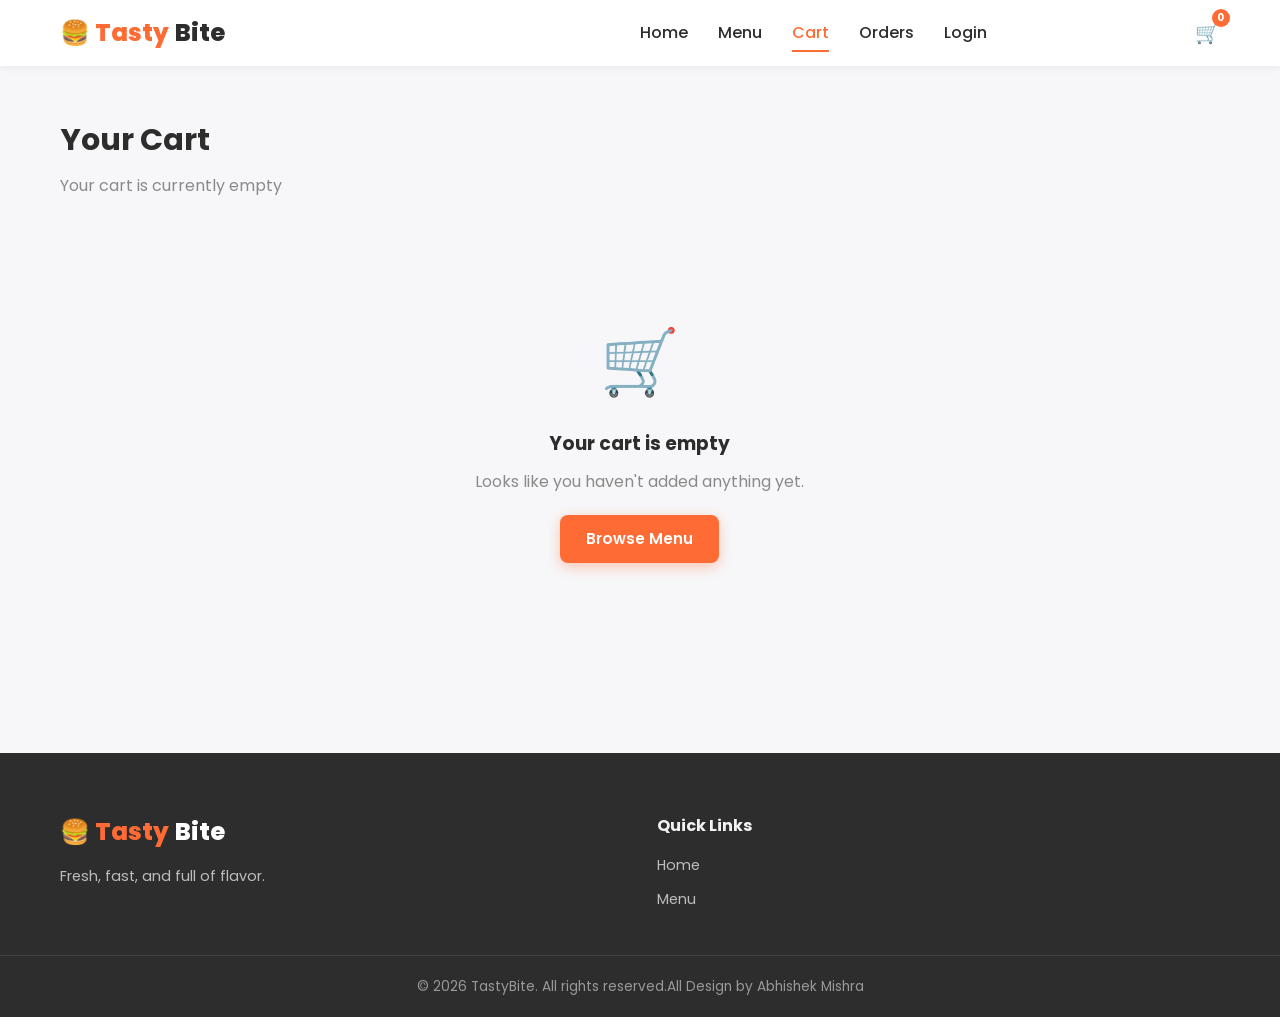
<file: cart.html>
<!DOCTYPE html>
<html lang="en">
<head>
<meta charset="UTF-8" />
<meta name="viewport" content="width=device-width, initial-scale=1.0" />
<title>Your Cart | TastyBite</title>
<link href="https://fonts.googleapis.com/css2?family=Poppins:wght@400;500;600;700;800&display=swap" rel="stylesheet">
<link rel="stylesheet" href="css/style.css" />
</head>
<body>

<nav class="navbar">
  <div class="nav-container">
    <a href="index.html" class="logo">&#127828; Tasty<span>Bite</span></a>
    <div class="nav-overlay" id="navOverlay"></div>
    <ul class="nav-links" id="navLinks">
      <li><a href="index.html" data-page="index.html">Home</a></li>
      <li><a href="menu.html" data-page="menu.html">Menu</a></li>
      <li><a href="cart.html" data-page="cart.html" class="active">Cart</a></li>
      <li><a href="order-history.html" data-page="order-history.html">Orders</a></li>
      <li><a href="login.html" id="authLink" data-page="login.html">Login</a></li>
    </ul>
    <div class="nav-actions">
      <a href="cart.html" class="icon-btn">🛒<span class="badge" id="cartBadge">0</span></a>
      <button class="hamburger" id="hamburger"><span></span><span></span><span></span></button>
    </div>
  </div>
</nav>

<section class="cart-page">
  <div class="container">
    <h2 class="section-title">Your Cart</h2>
    <p class="section-subtitle" id="cartSubtitle">Review your items before checkout</p>

    <div class="cart-layout" id="cartLayout">
      <!-- Filled by js/cart.js -->
    </div>
  </div>
</section>

<footer class="footer">
  <div class="container footer-grid">
    <div>
      <div class="logo">&#127828; Tasty<span style="color:#fff;">Bite</span></div>
      <p>Fresh, fast, and full of flavor.</p>
    </div>
    <div>
      <h4>Quick Links</h4>
      <a href="index.html">Home</a>
      <a href="menu.html">Menu</a>
    </div>
  </div>
   <div class="footer-bottom">&copy; 2026 TastyBite. All rights reserved.All Design by <a href="#">Abhishek Mishra</div>
</footer>

<script src="js/foods-data.js"></script>
<script src="js/config.js"></script>
<script src="js/utils.js"></script>
<script src="js/nav.js"></script>
<script src="js/cart.js"></script>
</body>
</html>
</file>
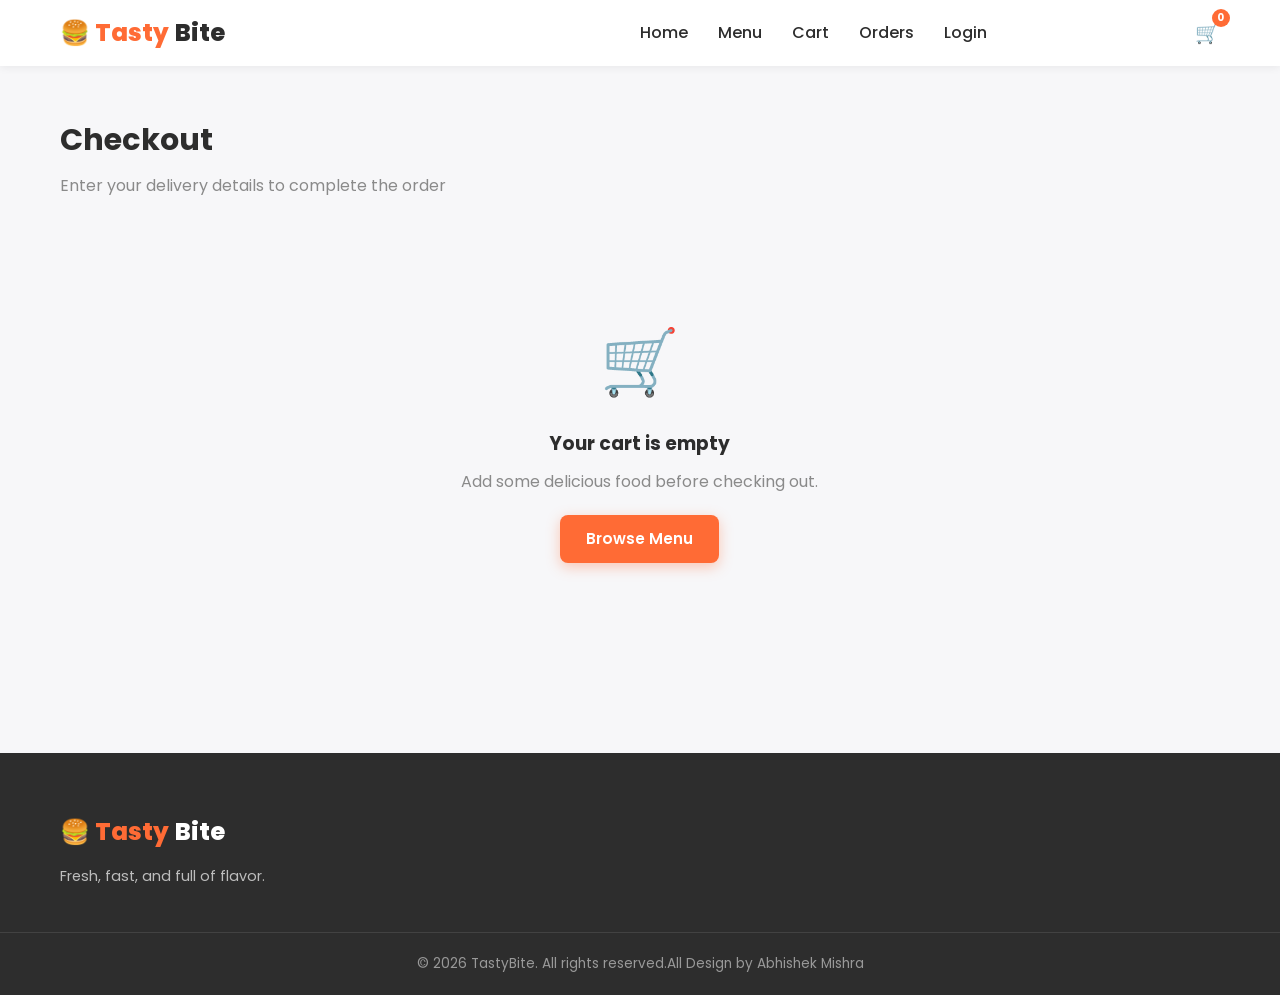
<file: checkout.html>
<!DOCTYPE html>
<html lang="en">
<head>
<meta charset="UTF-8" />
<meta name="viewport" content="width=device-width, initial-scale=1.0" />
<title>Checkout | TastyBite</title>
<link href="https://fonts.googleapis.com/css2?family=Poppins:wght@400;500;600;700;800&display=swap" rel="stylesheet">
<link rel="stylesheet" href="css/style.css" />
</head>
<body>

<nav class="navbar">
  <div class="nav-container">
    <a href="index.html" class="logo">&#127828; Tasty<span>Bite</span></a>
    <div class="nav-overlay" id="navOverlay"></div>
    <ul class="nav-links" id="navLinks">
      <li><a href="index.html" data-page="index.html">Home</a></li>
      <li><a href="menu.html" data-page="menu.html">Menu</a></li>
      <li><a href="cart.html" data-page="cart.html">Cart</a></li>
      <li><a href="order-history.html" data-page="order-history.html">Orders</a></li>
      <li><a href="login.html" id="authLink" data-page="login.html">Login</a></li>
    </ul>
    <div class="nav-actions">
      <a href="cart.html" class="icon-btn">&#128722;<span class="badge" id="cartBadge">0</span></a>
      <button class="hamburger" id="hamburger"><span></span><span></span><span></span></button>
    </div>
  </div>
</nav>

<section class="form-page">
  <div class="container">
    <h2 class="section-title">Checkout</h2>
    <p class="section-subtitle">Enter your delivery details to complete the order</p>

    <div class="checkout-grid" id="checkoutGrid">
      <!-- Filled by js/checkout.js -->
    </div>
  </div>
</section>

<footer class="footer">
  <div class="container footer-grid">
    <div>
      <div class="logo">&#127828; Tasty<span style="color:#fff;">Bite</span></div>
      <p>Fresh, fast, and full of flavor.</p>
    </div>
  </div>
  <div class="footer-bottom">&copy; 2026 TastyBite. All rights reserved.All Design by <a href="#">Abhishek Mishra</div>
</footer>

<script src="js/foods-data.js"></script>
<script src="js/config.js"></script>
<script src="js/utils.js"></script>
<script src="js/nav.js"></script>
<script src="js/checkout.js"></script>
</body>
</html>
</file>
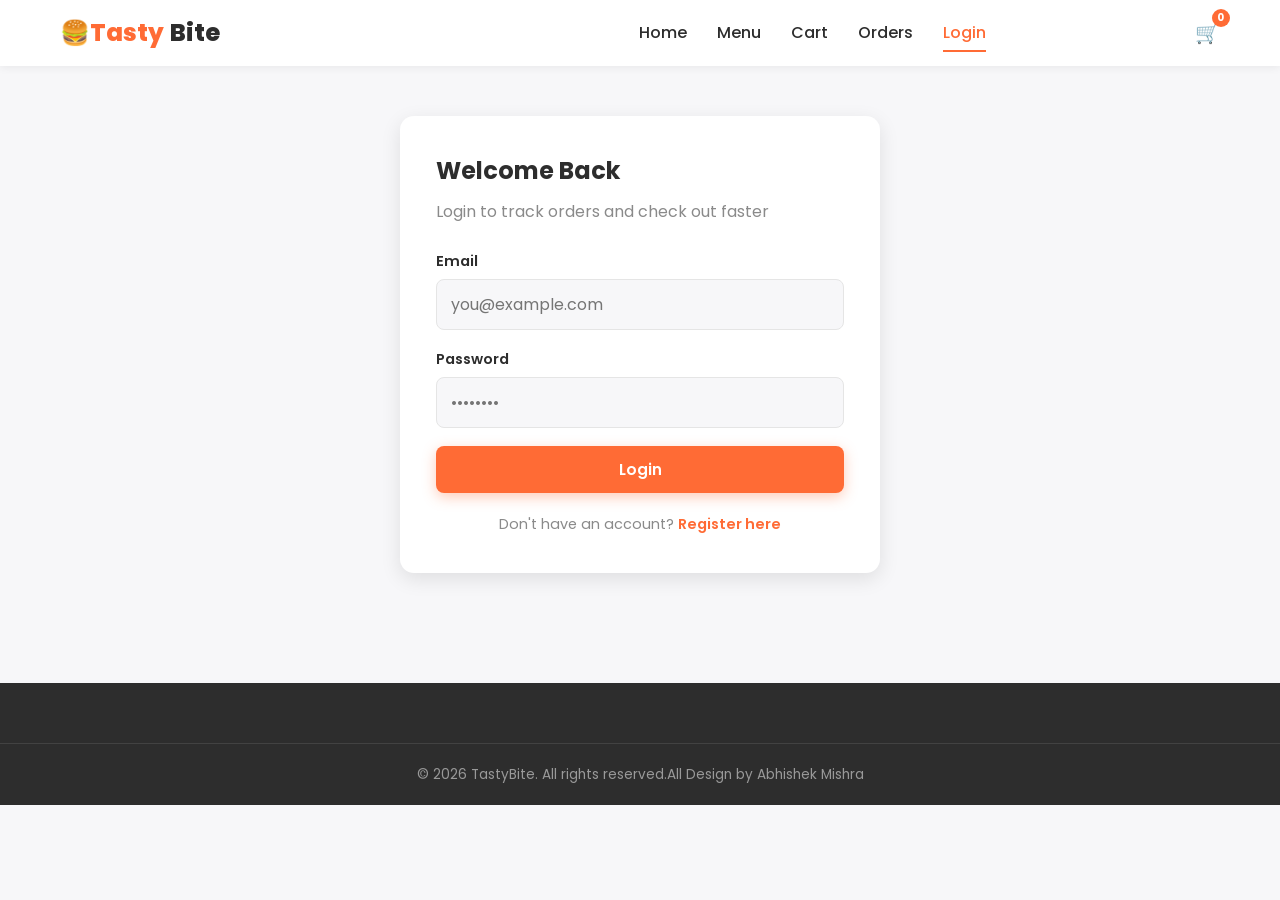
<file: login.html>
<!DOCTYPE html>
<html lang="en">
<head>
<meta charset="UTF-8" />
<meta name="viewport" content="width=device-width, initial-scale=1.0" />
<title>Login | TastyBite</title>
<link href="https://fonts.googleapis.com/css2?family=Poppins:wght@400;500;600;700;800&display=swap" rel="stylesheet">
<link rel="stylesheet" href="css/style.css" />
</head>
<body>

<nav class="navbar">
  <div class="nav-container">
    <a href="index.html" class="logo">&#127828;Tasty<span>Bite</span></a>
    <div class="nav-overlay" id="navOverlay"></div>
    <ul class="nav-links" id="navLinks">
      <li><a href="index.html" data-page="index.html">Home</a></li>
      <li><a href="menu.html" data-page="menu.html">Menu</a></li>
      <li><a href="cart.html" data-page="cart.html">Cart</a></li>
      <li><a href="order-history.html" data-page="order-history.html">Orders</a></li>
      <li><a href="login.html" id="authLink" data-page="login.html" class="active">Login</a></li>
    </ul>
    <div class="nav-actions">
      <a href="cart.html" class="icon-btn">&#128722;<span class="badge" id="cartBadge">0</span></a>
      <button class="hamburger" id="hamburger"><span></span><span></span><span></span></button>
    </div>
  </div>
</nav>

<section class="form-page">
  <div class="container">
    <form class="form-card" id="loginForm" novalidate>
      <h2>Welcome Back</h2>
      <p class="sub">Login to track orders and check out faster</p>

      <div class="form-group" id="group-email">
        <label>Email</label>
        <input type="email" id="email" placeholder="you@example.com" />
        <span class="error-text">Please enter a valid email</span>
      </div>

      <div class="form-group" id="group-password">
        <label>Password</label>
        <input type="password" id="password" placeholder="••••••••" />
        <span class="error-text">Password must be at least 6 characters</span>
      </div>

      <button type="submit" class="btn btn-primary btn-block" id="loginBtn">Login</button>

      <p class="form-footer-text">Don't have an account? <a href="register.html">Register here</a></p>
    </form>
  </div>
</section>

<footer class="footer">
  <div class="footer-bottom">&copy; 2026 TastyBite. All rights reserved.All Design by <a href="#">Abhishek Mishra</div>
</footer>

<script src="js/foods-data.js"></script>
<script src="js/config.js"></script>
<script src="js/utils.js"></script>
<script src="js/nav.js"></script>
<script src="js/auth.js"></script>
</body>
</html>
</file>
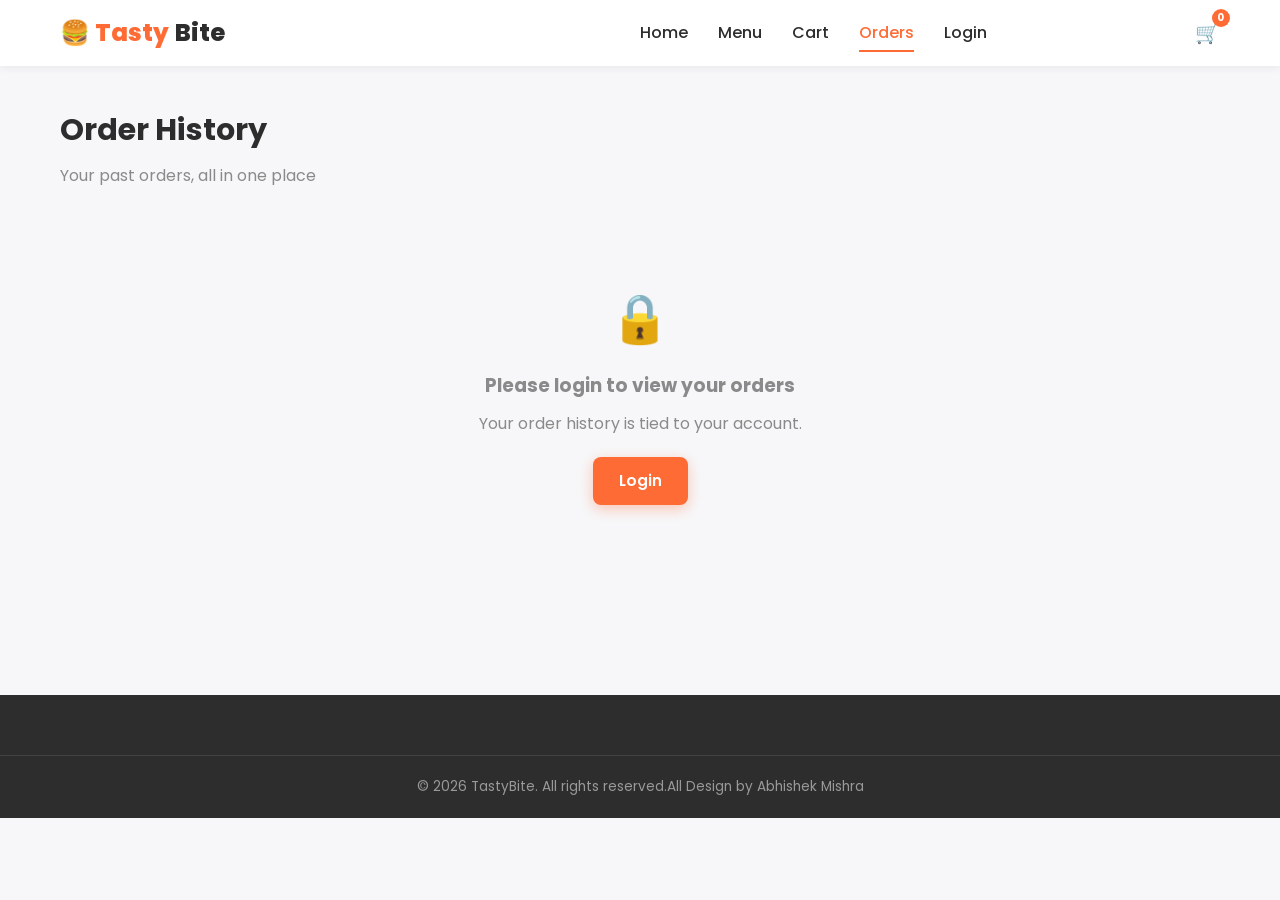
<file: order-history.html>
<!DOCTYPE html>
<html lang="en">
<head>
<meta charset="UTF-8" />
<meta name="viewport" content="width=device-width, initial-scale=1.0" />
<title>Order History | TastyBite</title>
<link href="https://fonts.googleapis.com/css2?family=Poppins:wght@400;500;600;700;800&display=swap" rel="stylesheet">
<link rel="stylesheet" href="css/style.css" />
</head>
<body>

<nav class="navbar">
  <div class="nav-container">
    <a href="index.html" class="logo">&#127828; Tasty<span>Bite</span></a>
    <div class="nav-overlay" id="navOverlay"></div>
    <ul class="nav-links" id="navLinks">
      <li><a href="index.html" data-page="index.html">Home</a></li>
      <li><a href="menu.html" data-page="menu.html">Menu</a></li>
      <li><a href="cart.html" data-page="cart.html">Cart</a></li>
      <li><a href="order-history.html" data-page="order-history.html" class="active">Orders</a></li>
      <li><a href="login.html" id="authLink" data-page="login.html">Login</a></li>
    </ul>
    <div class="nav-actions">
      <a href="cart.html" class="icon-btn">&#128722;<span class="badge" id="cartBadge">0</span></a>
      <button class="hamburger" id="hamburger"><span></span><span></span><span></span></button>
    </div>
  </div>
</nav>

<section class="food-section" style="padding-top:40px; min-height:50vh;">
  <div class="container">
    <h2 class="section-title">Order History</h2>
    <p class="section-subtitle">Your past orders, all in one place</p>
    <div id="historyList">
      <!-- Filled by js/order-history.js -->
    </div>
  </div>
</section>

<footer class="footer">
  <div class="footer-bottom">&copy; 2026 TastyBite. All rights reserved.All Design by <a href="#">Abhishek Mishra</div>
</footer>

<script src="js/foods-data.js"></script>
<script src="js/config.js"></script>
<script src="js/utils.js"></script>
<script src="js/nav.js"></script>
<script src="js/order-history.js"></script>
</body>
</html>
</file>
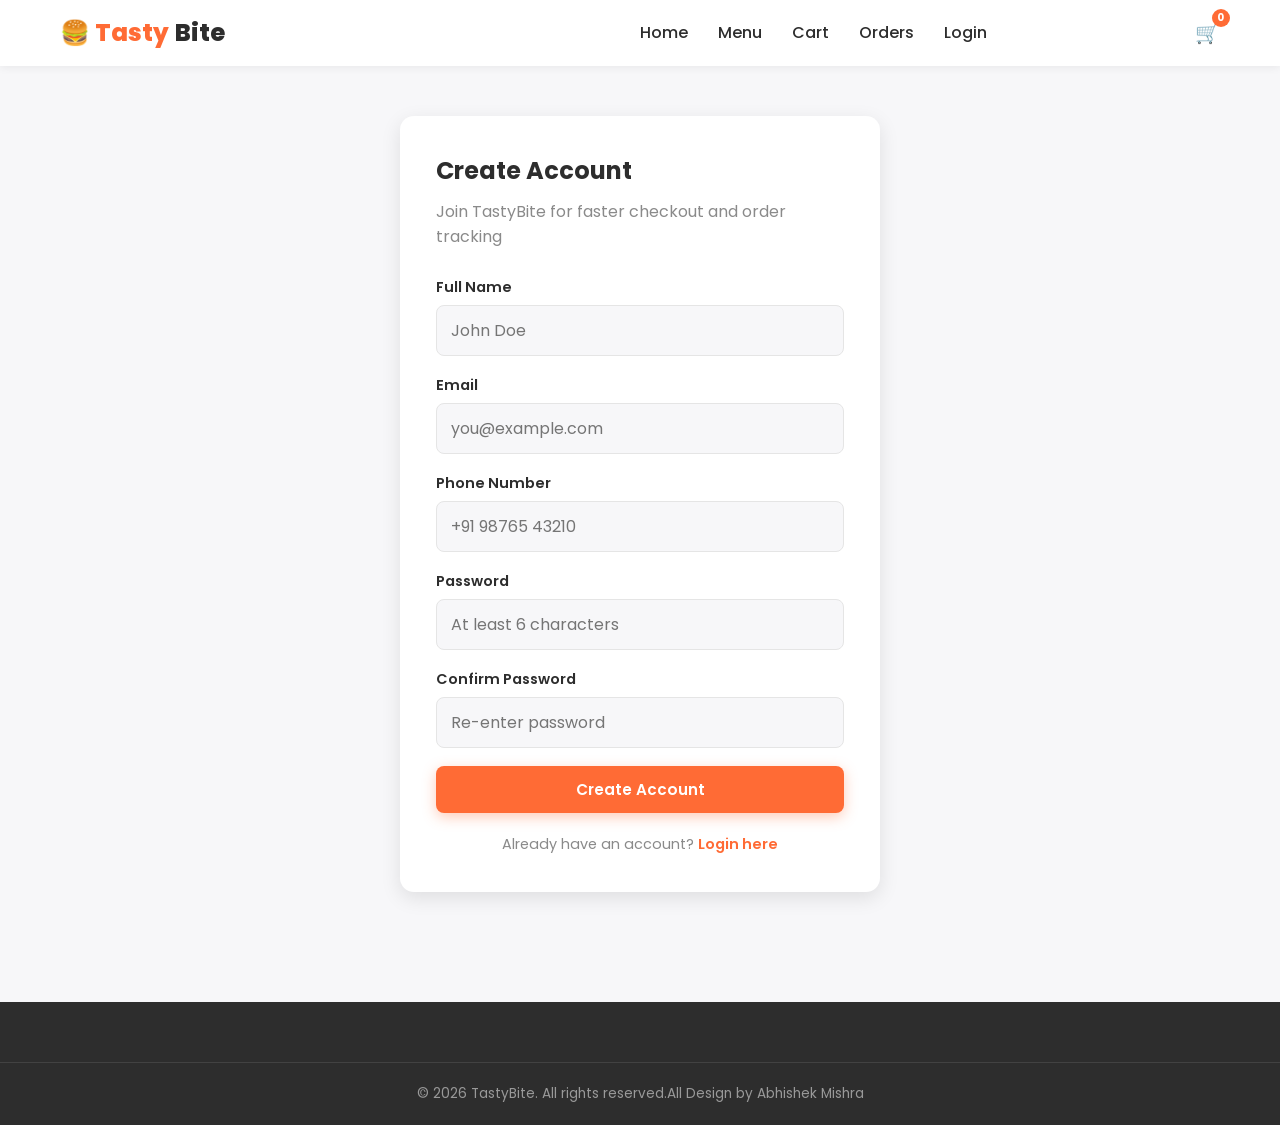
<file: register.html>
<!DOCTYPE html>
<html lang="en">
<head>
<meta charset="UTF-8" />
<meta name="viewport" content="width=device-width, initial-scale=1.0" />
<title>Register | TastyBite</title>
<link href="https://fonts.googleapis.com/css2?family=Poppins:wght@400;500;600;700;800&display=swap" rel="stylesheet">
<link rel="stylesheet" href="css/style.css" />
</head>
<body>

<nav class="navbar">
  <div class="nav-container">
    <a href="index.html" class="logo">&#127828; Tasty<span>Bite</span></a>
    <div class="nav-overlay" id="navOverlay"></div>
    <ul class="nav-links" id="navLinks">
      <li><a href="index.html" data-page="index.html">Home</a></li>
      <li><a href="menu.html" data-page="menu.html">Menu</a></li>
      <li><a href="cart.html" data-page="cart.html">Cart</a></li>
      <li><a href="order-history.html" data-page="order-history.html">Orders</a></li>
      <li><a href="login.html" id="authLink" data-page="login.html">Login</a></li>
    </ul>
    <div class="nav-actions">
      <a href="cart.html" class="icon-btn">&#128722;<span class="badge" id="cartBadge">0</span></a>
      <button class="hamburger" id="hamburger"><span></span><span></span><span></span></button>
    </div>
  </div>
</nav>

<section class="form-page">
  <div class="container">
    <form class="form-card" id="registerForm" novalidate>
      <h2>Create Account</h2>
      <p class="sub">Join TastyBite for faster checkout and order tracking</p>

      <div class="form-group" id="group-name">
        <label>Full Name</label>
        <input type="text" id="name" placeholder="John Doe" />
        <span class="error-text">Please enter your full name</span>
      </div>

      <div class="form-group" id="group-email">
        <label>Email</label>
        <input type="email" id="email" placeholder="you@example.com" />
        <span class="error-text">Please enter a valid email</span>
      </div>

      <div class="form-group" id="group-phone">
        <label>Phone Number</label>
        <input type="tel" id="phone" placeholder="+91 98765 43210" />
        <span class="error-text">Please enter a valid phone number</span>
      </div>

      <div class="form-group" id="group-password">
        <label>Password</label>
        <input type="password" id="password" placeholder="At least 6 characters" />
        <span class="error-text">Password must be at least 6 characters</span>
      </div>

      <div class="form-group" id="group-confirmPassword">
        <label>Confirm Password</label>
        <input type="password" id="confirmPassword" placeholder="Re-enter password" />
        <span class="error-text">Passwords do not match</span>
      </div>

      <button type="submit" class="btn btn-primary btn-block" id="registerBtn">Create Account</button>

      <p class="form-footer-text">Already have an account? <a href="login.html">Login here</a></p>
    </form>
  </div>
</section>

<footer class="footer">
  <div class="footer-bottom">&copy; 2026 TastyBite. All rights reserved.All Design by <a href="#">Abhishek Mishra</div>
</footer>

<script src="js/foods-data.js"></script>
<script src="js/config.js"></script>
<script src="js/utils.js"></script>
<script src="js/nav.js"></script>
<script src="js/auth.js"></script>
</body>
</html>
</file>
<file: css/style.css>
/* =========================================================
   FOOD ORDERING WEBSITE - MAIN STYLESHEET
   Theme: Modern restaurant (Orange / White / Dark Gray)
   Mobile-first responsive design
   ========================================================= */

:root {
  /* Color palette */
  --color-primary: #ff6b35;
  --color-primary-dark: #e85a2a;
  --color-primary-light: #ff8c5f;
  --color-dark: #2d2d2d;
  --color-dark-soft: #3d3d3d;
  --color-white: #ffffff;
  --color-gray-light: #f7f7f9;
  --color-gray: #8a8a8a;
  --color-gray-border: #e5e5e5;
  --color-success: #2ecc71;
  --color-danger: #e74c3c;
  --color-star: #ffb400;

  /* Typography */
  --font-main: 'Poppins', 'Segoe UI', Arial, sans-serif;

  /* Layout */
  --max-width: 1200px;
  --radius-sm: 8px;
  --radius-md: 14px;
  --radius-lg: 22px;
  --shadow-sm: 0 2px 8px rgba(0, 0, 0, 0.06);
  --shadow-md: 0 6px 20px rgba(0, 0, 0, 0.1);
  --shadow-lg: 0 12px 32px rgba(0, 0, 0, 0.14);
  --transition: all 0.25s ease;
}

/* ---------- Reset ---------- */
* {
  margin: 0;
  padding: 0;
  box-sizing: border-box;
}

html {
  scroll-behavior: smooth;
}

body {
  font-family: var(--font-main);
  background-color: var(--color-gray-light);
  color: var(--color-dark);
  line-height: 1.6;
  transition: background-color 0.3s ease, color 0.3s ease;
  overflow-x: hidden;
}

img {
  max-width: 100%;
  display: block;
}

a {
  text-decoration: none;
  color: inherit;
}

ul {
  list-style: none;
}

button {
  font-family: inherit;
  cursor: pointer;
  border: none;
  background: none;
}

input, select, textarea {
  font-family: inherit;
  font-size: 1rem;
}

.container {
  max-width: var(--max-width);
  margin: 0 auto;
  padding: 0 20px;
}

.section-title {
  font-size: 1.9rem;
  font-weight: 700;
  margin-bottom: 8px;
  color: var(--color-dark);
}

.section-subtitle {
  color: var(--color-gray);
  margin-bottom: 32px;
}

.text-center { text-align: center; }

/* ---------- Buttons ---------- */
.btn {
  display: inline-flex;
  align-items: center;
  justify-content: center;
  gap: 8px;
  padding: 12px 26px;
  border-radius: var(--radius-sm);
  font-weight: 600;
  font-size: 0.95rem;
  transition: var(--transition);
  white-space: nowrap;
}

.btn-primary {
  background: var(--color-primary);
  color: #fff;
  box-shadow: 0 4px 14px rgba(255, 107, 53, 0.35);
}

.btn-primary:hover {
  background: var(--color-primary-dark);
  transform: translateY(-2px);
  box-shadow: 0 8px 20px rgba(255, 107, 53, 0.45);
}

.btn-outline {
  background: transparent;
  color: var(--color-primary);
  border: 2px solid var(--color-primary);
}

.btn-outline:hover {
  background: var(--color-primary);
  color: #fff;
  transform: translateY(-2px);
}

.btn-dark {
  background: var(--color-dark);
  color: #fff;
}

.btn-dark:hover {
  background: var(--color-dark-soft);
  transform: translateY(-2px);
}

.btn-block { width: 100%; }
.btn:disabled { opacity: 0.6; cursor: not-allowed; transform: none !important; }

/* =========================================================
   NAVBAR
   ========================================================= */
.navbar {
  position: sticky;
  top: 0;
  z-index: 1000;
  background: var(--color-white);
  box-shadow: var(--shadow-sm);
}

.nav-container {
  max-width: var(--max-width);
  margin: 0 auto;
  padding: 14px 20px;
  display: flex;
  align-items: center;
  justify-content: space-between;
}

.logo {
  font-size: 1.5rem;
  font-weight: 800;
  color: var(--color-primary);
  display: flex;
  align-items: center;
  gap: 6px;
}

.logo span { color: var(--color-dark); }

.nav-links {
  display: flex;
  gap: 30px;
  align-items: center;
}

.nav-links a {
  font-weight: 500;
  position: relative;
  padding: 6px 0;
  transition: var(--transition);
}

.nav-links a::after {
  content: '';
  position: absolute;
  bottom: -2px;
  left: 0;
  width: 0;
  height: 2px;
  background: var(--color-primary);
  transition: width 0.3s ease;
}

.nav-links a:hover::after,
.nav-links a.active::after {
  width: 100%;
}

.nav-links a:hover,
.nav-links a.active {
  color: var(--color-primary);
}

.nav-actions {
  display: flex;
  align-items: center;
  gap: 18px;
}

.icon-btn {
  position: relative;
  font-size: 1.25rem;
  color: var(--color-dark);
  transition: var(--transition);
}

.icon-btn:hover { color: var(--color-primary); transform: scale(1.1); }

.badge {
  position: absolute;
  top: -8px;
  right: -10px;
  background: var(--color-primary);
  color: #fff;
  font-size: 0.65rem;
  font-weight: 700;
  border-radius: 50%;
  width: 18px;
  height: 18px;
  display: flex;
  align-items: center;
  justify-content: center;
}

.hamburger {
  display: none;
  flex-direction: column;
  gap: 5px;
  z-index: 1100;
}

.hamburger span {
  width: 26px;
  height: 3px;
  background: var(--color-dark);
  border-radius: 3px;
  transition: var(--transition);
}

.hamburger.active span:nth-child(1) { transform: translateY(8px) rotate(45deg); }
.hamburger.active span:nth-child(2) { opacity: 0; }
.hamburger.active span:nth-child(3) { transform: translateY(-8px) rotate(-45deg); }

/* =========================================================
   HERO SECTION
   ========================================================= */
.hero {
  background: linear-gradient(120deg, #fff4ee 0%, #ffe4d6 100%);
  padding: 70px 0;
  overflow: hidden;
}

.hero-container {
  max-width: var(--max-width);
  margin: 0 auto;
  padding: 0 20px;
  display: flex;
  align-items: center;
  gap: 40px;
  flex-wrap: wrap;
}

.hero-content { flex: 1 1 400px; animation: fadeInUp 0.8s ease; }

.hero-badge {
  display: inline-block;
  background: var(--color-primary);
  color: #fff;
  padding: 6px 16px;
  border-radius: 20px;
  font-size: 0.8rem;
  font-weight: 600;
  margin-bottom: 18px;
}

.hero-content h1 {
  font-size: clamp(2rem, 5vw, 3.4rem);
  font-weight: 800;
  line-height: 1.15;
  margin-bottom: 18px;
  color: var(--color-dark);
}

.hero-content h1 span { color: var(--color-primary); }

.hero-content p {
  color: var(--color-gray);
  font-size: 1.05rem;
  margin-bottom: 28px;
  max-width: 480px;
}

.hero-buttons { display: flex; gap: 16px; flex-wrap: wrap; }

.hero-image {
  flex: 1 1 350px;
  text-align: center;
  animation: floatImage 4s ease-in-out infinite;
}

.hero-image img {
  max-width: 100%;
  border-radius: var(--radius-lg);
}

@keyframes floatImage {
  0%, 100% { transform: translateY(0); }
  50% { transform: translateY(-14px); }
}

@keyframes fadeInUp {
  from { opacity: 0; transform: translateY(24px); }
  to { opacity: 1; transform: translateY(0); }
}

.hero-stats {
  display: flex;
  gap: 34px;
  margin-top: 34px;
  flex-wrap: wrap;
}

.hero-stats div h3 {
  font-size: 1.6rem;
  color: var(--color-primary);
  font-weight: 800;
}

.hero-stats div p {
  font-size: 0.85rem;
  color: var(--color-gray);
  margin: 0;
}

/* =========================================================
   CATEGORIES
   ========================================================= */
.categories {
  padding: 60px 0;
}

.category-grid {
  display: grid;
  grid-template-columns: repeat(auto-fit, minmax(130px, 1fr));
  gap: 18px;
}

.category-card {
  background: var(--color-white);
  border-radius: var(--radius-md);
  padding: 24px 12px;
  text-align: center;
  box-shadow: var(--shadow-sm);
  transition: var(--transition);
  cursor: pointer;
  border: 2px solid transparent;
}

.category-card:hover,
.category-card.active {
  transform: translateY(-6px);
  box-shadow: var(--shadow-md);
  border-color: var(--color-primary);
}

.category-card .icon {
  font-size: 2.2rem;
  margin-bottom: 10px;
}

.category-card h4 {
  font-size: 0.95rem;
  font-weight: 600;
}

/* =========================================================
   FOOD CARDS / GRID
   ========================================================= */
.food-section { padding: 40px 0 70px; }

.section-header {
  display: flex;
  align-items: flex-end;
  justify-content: space-between;
  flex-wrap: wrap;
  gap: 16px;
  margin-bottom: 30px;
}

.food-grid {
  display: grid;
  grid-template-columns: repeat(auto-fill, minmax(260px, 1fr));
  gap: 26px;
}

.food-card {
  background: var(--color-white);
  border-radius: var(--radius-md);
  overflow: hidden;
  box-shadow: var(--shadow-sm);
  transition: var(--transition);
  animation: fadeInUp 0.5s ease both;
  position: relative;
  display: flex;
  flex-direction: column;
}

.food-card:hover {
  transform: translateY(-8px);
  box-shadow: var(--shadow-lg);
}

.food-card-img {
  position: relative;
  height: 180px;
  overflow: hidden;
}

.food-card-img img {
  width: 100%;
  height: 100%;
  object-fit: cover;
  transition: transform 0.4s ease;
}

.food-card:hover .food-card-img img {
  transform: scale(1.08);
}

.food-card-badge {
  position: absolute;
  top: 12px;
  left: 12px;
  background: var(--color-primary);
  color: #fff;
  font-size: 0.7rem;
  font-weight: 700;
  padding: 4px 10px;
  border-radius: 20px;
}

.wishlist-btn {
  position: absolute;
  top: 10px;
  right: 10px;
  background: rgba(255, 255, 255, 0.9);
  width: 34px;
  height: 34px;
  border-radius: 50%;
  display: flex;
  align-items: center;
  justify-content: center;
  font-size: 1.1rem;
  color: var(--color-gray);
  transition: var(--transition);
}

.wishlist-btn:hover,
.wishlist-btn.active {
  color: var(--color-primary);
  transform: scale(1.15);
}

.food-card-body {
  padding: 18px;
  display: flex;
  flex-direction: column;
  flex: 1;
}

.food-card-body h3 {
  font-size: 1.08rem;
  margin-bottom: 6px;
  cursor: pointer;
}

.food-card-body h3:hover { color: var(--color-primary); }

.food-card-body p {
  color: var(--color-gray);
  font-size: 0.85rem;
  margin-bottom: 12px;
  flex: 1;
  display: -webkit-box;
  -webkit-line-clamp: 2;
  -webkit-box-orient: vertical;
  overflow: hidden;
}

.food-rating {
  display: flex;
  align-items: center;
  gap: 4px;
  font-size: 0.85rem;
  color: var(--color-star);
  margin-bottom: 12px;
}

.food-rating span { color: var(--color-gray); }

.food-card-footer {
  display: flex;
  align-items: center;
  justify-content: space-between;
}

.food-price {
  font-size: 1.2rem;
  font-weight: 700;
  color: var(--color-primary);
}

.add-cart-btn {
  background: var(--color-dark);
  color: #fff;
  width: 40px;
  height: 40px;
  border-radius: 50%;
  display: flex;
  align-items: center;
  justify-content: center;
  font-size: 1.1rem;
  transition: var(--transition);
}

.add-cart-btn:hover {
  background: var(--color-primary);
  transform: rotate(90deg);
}

/* =========================================================
   MENU PAGE - toolbar / filters
   ========================================================= */
.menu-toolbar {
  display: flex;
  flex-wrap: wrap;
  gap: 16px;
  align-items: center;
  justify-content: space-between;
  background: var(--color-white);
  padding: 18px 20px;
  border-radius: var(--radius-md);
  box-shadow: var(--shadow-sm);
  margin-bottom: 30px;
}

.search-box {
  flex: 1 1 260px;
  display: flex;
  align-items: center;
  gap: 10px;
  background: var(--color-gray-light);
  padding: 10px 16px;
  border-radius: 30px;
}

.search-box input {
  border: none;
  background: transparent;
  outline: none;
  flex: 1;
  color: var(--color-dark);
}

.filter-group {
  display: flex;
  gap: 12px;
  flex-wrap: wrap;
  align-items: center;
}

.filter-group select {
  padding: 10px 14px;
  border-radius: 8px;
  border: 1px solid var(--color-gray-border);
  background: var(--color-white);
  color: var(--color-dark);
}

.category-pills {
  display: flex;
  gap: 10px;
  flex-wrap: wrap;
  margin-bottom: 28px;
}

.pill {
  padding: 9px 20px;
  border-radius: 30px;
  background: var(--color-white);
  border: 1px solid var(--color-gray-border);
  font-size: 0.88rem;
  font-weight: 500;
  transition: var(--transition);
}

.pill:hover, .pill.active {
  background: var(--color-primary);
  color: #fff;
  border-color: var(--color-primary);
}

.empty-state {
  text-align: center;
  padding: 60px 20px;
  color: var(--color-gray);
}

.empty-state .icon { font-size: 3rem; margin-bottom: 14px; }

/* =========================================================
   FOOD DETAILS PAGE
   ========================================================= */
.details-wrap {
  display: grid;
  grid-template-columns: 1fr;
  gap: 40px;
  padding: 50px 0;
}

@media (min-width: 800px) {
  .details-wrap { grid-template-columns: 1fr 1fr; align-items: flex-start; }
}

.details-img img {
  width: 100%;
  border-radius: var(--radius-lg);
  box-shadow: var(--shadow-md);
}

.details-info h1 {
  font-size: 2rem;
  margin-bottom: 10px;
}

.details-info .food-rating { font-size: 1rem; margin-bottom: 16px; }

.details-info .price {
  font-size: 2rem;
  font-weight: 800;
  color: var(--color-primary);
  margin-bottom: 18px;
}

.details-info .desc {
  color: var(--color-gray);
  margin-bottom: 24px;
  line-height: 1.8;
}

.qty-selector {
  display: flex;
  align-items: center;
  gap: 16px;
  margin-bottom: 26px;
}

.qty-btn {
  width: 42px;
  height: 42px;
  border-radius: 50%;
  background: var(--color-gray-light);
  font-size: 1.2rem;
  font-weight: 700;
  display: flex;
  align-items: center;
  justify-content: center;
  transition: var(--transition);
}

.qty-btn:hover { background: var(--color-primary); color: #fff; }

.qty-value { font-size: 1.2rem; font-weight: 700; min-width: 24px; text-align: center; }

.details-actions { display: flex; gap: 14px; flex-wrap: wrap; }

.details-meta {
  display: flex;
  gap: 30px;
  margin-top: 26px;
  padding-top: 26px;
  border-top: 1px solid var(--color-gray-border);
  flex-wrap: wrap;
}

.details-meta div { text-align: center; }
.details-meta .icon { font-size: 1.5rem; margin-bottom: 6px; }
.details-meta p { font-size: 0.8rem; color: var(--color-gray); }

/* =========================================================
   CART PAGE
   ========================================================= */
.cart-page { padding: 50px 0; }

.cart-layout {
  display: grid;
  grid-template-columns: 1fr;
  gap: 30px;
}

@media (min-width: 900px) {
  .cart-layout { grid-template-columns: 2fr 1fr; align-items: flex-start; }
}

.cart-item {
  display: flex;
  gap: 16px;
  background: var(--color-white);
  border-radius: var(--radius-md);
  padding: 16px;
  margin-bottom: 16px;
  box-shadow: var(--shadow-sm);
  align-items: center;
  animation: fadeInUp 0.4s ease both;
}

.cart-item img {
  width: 90px;
  height: 90px;
  object-fit: cover;
  border-radius: var(--radius-sm);
}

.cart-item-info { flex: 1; }
.cart-item-info h4 { margin-bottom: 4px; }
.cart-item-info p { color: var(--color-gray); font-size: 0.85rem; }

.cart-item-price {
  font-weight: 700;
  color: var(--color-primary);
  margin-top: 6px;
}

.cart-item-qty {
  display: flex;
  align-items: center;
  gap: 10px;
}

.cart-item-qty .qty-btn {
  width: 32px;
  height: 32px;
  font-size: 1rem;
}

.remove-btn {
  color: var(--color-danger);
  font-size: 1.2rem;
  transition: var(--transition);
  margin-left: 10px;
}

.remove-btn:hover { transform: scale(1.2); }

.cart-summary {
  background: var(--color-white);
  border-radius: var(--radius-md);
  padding: 24px;
  box-shadow: var(--shadow-sm);
  position: sticky;
  top: 90px;
}

.cart-summary h3 { margin-bottom: 18px; }

.summary-row {
  display: flex;
  justify-content: space-between;
  margin-bottom: 12px;
  color: var(--color-gray);
  font-size: 0.95rem;
}

.summary-row.total {
  color: var(--color-dark);
  font-weight: 700;
  font-size: 1.2rem;
  border-top: 1px solid var(--color-gray-border);
  padding-top: 14px;
  margin-top: 14px;
}

.promo-box {
  display: flex;
  gap: 8px;
  margin: 18px 0;
}

.promo-box input {
  flex: 1;
  padding: 10px 14px;
  border-radius: 8px;
  border: 1px solid var(--color-gray-border);
  background: var(--color-gray-light);
  color: var(--color-dark);
}

.empty-cart {
  text-align: center;
  padding: 80px 20px;
}

.empty-cart .icon { font-size: 4rem; margin-bottom: 16px; }

/* =========================================================
   CHECKOUT / AUTH FORMS
   ========================================================= */
.form-page { padding: 50px 0; }

.form-card {
  max-width: 480px;
  margin: 0 auto;
  background: var(--color-white);
  border-radius: var(--radius-md);
  padding: 36px;
  box-shadow: var(--shadow-md);
}

.form-card.wide { max-width: 800px; }

.form-card h2 { margin-bottom: 8px; }
.form-card > p.sub { color: var(--color-gray); margin-bottom: 26px; }

.form-group { margin-bottom: 18px; }

.form-group label {
  display: block;
  margin-bottom: 6px;
  font-weight: 600;
  font-size: 0.9rem;
}

.form-group input,
.form-group select,
.form-group textarea {
  width: 100%;
  padding: 12px 14px;
  border-radius: 8px;
  border: 1px solid var(--color-gray-border);
  background: var(--color-gray-light);
  color: var(--color-dark);
  transition: var(--transition);
}

.form-group input:focus,
.form-group select:focus,
.form-group textarea:focus {
  outline: none;
  border-color: var(--color-primary);
  background: var(--color-white);
}

.form-row {
  display: grid;
  grid-template-columns: 1fr;
  gap: 18px;
}

@media (min-width: 520px) {
  .form-row.two { grid-template-columns: 1fr 1fr; }
}

.error-text {
  color: var(--color-danger);
  font-size: 0.8rem;
  margin-top: 5px;
  display: none;
}

.form-group.invalid input,
.form-group.invalid select,
.form-group.invalid textarea {
  border-color: var(--color-danger);
}

.form-group.invalid .error-text { display: block; }

.form-footer-text {
  text-align: center;
  margin-top: 20px;
  color: var(--color-gray);
  font-size: 0.9rem;
}

.form-footer-text a { color: var(--color-primary); font-weight: 600; }

.payment-options {
  display: grid;
  grid-template-columns: repeat(auto-fit, minmax(140px, 1fr));
  gap: 12px;
  margin-bottom: 22px;
}

.payment-option {
  border: 2px solid var(--color-gray-border);
  border-radius: var(--radius-sm);
  padding: 14px;
  text-align: center;
  cursor: pointer;
  transition: var(--transition);
}

.payment-option.active {
  border-color: var(--color-primary);
  background: rgba(255, 107, 53, 0.06);
}

.payment-option .icon { font-size: 1.6rem; margin-bottom: 6px; }

.checkout-grid {
  display: grid;
  grid-template-columns: 1fr;
  gap: 30px;
}

@media (min-width: 900px) {
  .checkout-grid { grid-template-columns: 1.4fr 1fr; align-items: flex-start; }
}

.order-review {
  background: var(--color-white);
  border-radius: var(--radius-md);
  padding: 22px;
  box-shadow: var(--shadow-sm);
  position: sticky;
  top: 90px;
}

.order-review-item {
  display: flex;
  justify-content: space-between;
  font-size: 0.9rem;
  margin-bottom: 10px;
  color: var(--color-gray);
}

/* =========================================================
   ORDER SUCCESS PAGE
   ========================================================= */
.success-page {
  min-height: 60vh;
  display: flex;
  align-items: center;
  justify-content: center;
  padding: 50px 20px;
  text-align: center;
}

.success-card {
  max-width: 520px;
}

.success-icon {
  font-size: 5rem;
  color: var(--color-success);
  margin-bottom: 20px;
  animation: popIn 0.5s ease;
}

@keyframes popIn {
  0% { transform: scale(0); opacity: 0; }
  70% { transform: scale(1.15); }
  100% { transform: scale(1); opacity: 1; }
}

.success-card h1 { margin-bottom: 12px; }
.success-card p { color: var(--color-gray); margin-bottom: 10px; }

.order-id-box {
  background: var(--color-gray-light);
  border-radius: var(--radius-sm);
  padding: 14px;
  margin: 22px 0;
  font-weight: 700;
  letter-spacing: 1px;
  color: var(--color-primary);
}

.success-actions {
  display: flex;
  gap: 14px;
  justify-content: center;
  flex-wrap: wrap;
  margin-top: 20px;
}

/* =========================================================
   FOOTER
   ========================================================= */
.footer {
  background: var(--color-dark);
  color: #f2f2f2;
  padding: 60px 0 20px;
  margin-top: 60px;
}

.footer-grid {
  display: grid;
  grid-template-columns: repeat(auto-fit, minmax(200px, 1fr));
  gap: 34px;
  margin-bottom: 34px;
}

.footer-grid h3, .footer-grid h4 {
  margin-bottom: 16px;
}

.footer-grid .logo { color: var(--color-primary); margin-bottom: 14px; }

.footer-grid p, .footer-grid a {
  color: #bdbdbd;
  font-size: 0.9rem;
  display: block;
  margin-bottom: 10px;
  transition: var(--transition);
}

.footer-grid a:hover { color: var(--color-primary); padding-left: 4px; }

.social-links {
  display: flex;
  gap: 12px;
  margin-top: 10px;
}

.social-links a {
  width: 38px;
  height: 38px;
  border-radius: 50%;
  background: rgba(255, 255, 255, 0.08);
  display: flex;
  align-items: center;
  justify-content: center;
}

.social-links a:hover { background: var(--color-primary); }

.footer-bottom {
  text-align: center;
  padding-top: 20px;
  border-top: 1px solid rgba(255, 255, 255, 0.1);
  font-size: 0.85rem;
  color: #999;
}

/* =========================================================
   TOAST NOTIFICATIONS
   ========================================================= */
.toast-container {
  position: fixed;
  top: 90px;
  right: 20px;
  z-index: 3000;
  display: flex;
  flex-direction: column;
  gap: 10px;
}

.toast {
  background: var(--color-dark);
  color: #fff;
  padding: 14px 20px;
  border-radius: var(--radius-sm);
  box-shadow: var(--shadow-md);
  display: flex;
  align-items: center;
  gap: 10px;
  min-width: 240px;
  animation: slideInRight 0.35s ease;
  font-size: 0.9rem;
}

.toast.success { border-left: 4px solid var(--color-success); }
.toast.error { border-left: 4px solid var(--color-danger); }
.toast.info { border-left: 4px solid var(--color-primary); }

@keyframes slideInRight {
  from { transform: translateX(120%); opacity: 0; }
  to { transform: translateX(0); opacity: 1; }
}

.toast.hide { animation: slideOutRight 0.35s ease forwards; }

@keyframes slideOutRight {
  to { transform: translateX(120%); opacity: 0; }
}

/* =========================================================
   LOADING SPINNER
   ========================================================= */
.spinner-wrap {
  display: flex;
  align-items: center;
  justify-content: center;
  padding: 60px 0;
  grid-column: 1 / -1;
}

.spinner {
  width: 46px;
  height: 46px;
  border: 5px solid var(--color-gray-border);
  border-top-color: var(--color-primary);
  border-radius: 50%;
  animation: spin 0.8s linear infinite;
}

@keyframes spin {
  to { transform: rotate(360deg); }
}

/* =========================================================
   ORDER HISTORY PAGE
   ========================================================= */
.history-item {
  background: var(--color-white);
  border-radius: var(--radius-md);
  padding: 18px 20px;
  margin-bottom: 16px;
  box-shadow: var(--shadow-sm);
}

.history-item-head {
  display: flex;
  justify-content: space-between;
  flex-wrap: wrap;
  gap: 8px;
  margin-bottom: 10px;
}

.status-tag {
  background: rgba(46, 204, 113, 0.15);
  color: var(--color-success);
  padding: 4px 12px;
  border-radius: 20px;
  font-size: 0.75rem;
  font-weight: 700;
}

/* =========================================================
   RESPONSIVE - MOBILE NAV
   ========================================================= */
@media (max-width: 860px) {
  .hamburger { display: flex; }

  .nav-links {
    position: fixed;
    top: 0;
    right: -100%;
    height: 100vh;
    width: 74%;
    max-width: 320px;
    background: var(--color-white);
    flex-direction: column;
    align-items: flex-start;
    padding: 100px 30px;
    gap: 26px;
    box-shadow: -6px 0 24px rgba(0, 0, 0, 0.15);
    transition: right 0.35s ease;
    z-index: 1050;
  }

  .nav-links.open { right: 0; }

  .nav-overlay {
    position: fixed;
    inset: 0;
    background: rgba(0, 0, 0, 0.4);
    z-index: 1040;
    opacity: 0;
    pointer-events: none;
    transition: opacity 0.3s ease;
  }

  .nav-overlay.show { opacity: 1; pointer-events: auto; }
}

@media (max-width: 600px) {
  .hero { padding: 40px 0; }
  .hero-buttons .btn { flex: 1; }
  .section-title { font-size: 1.5rem; }
  .cart-item { flex-wrap: wrap; }
  .cart-summary { position: static; }
  .order-review { position: static; }
}
</file>
